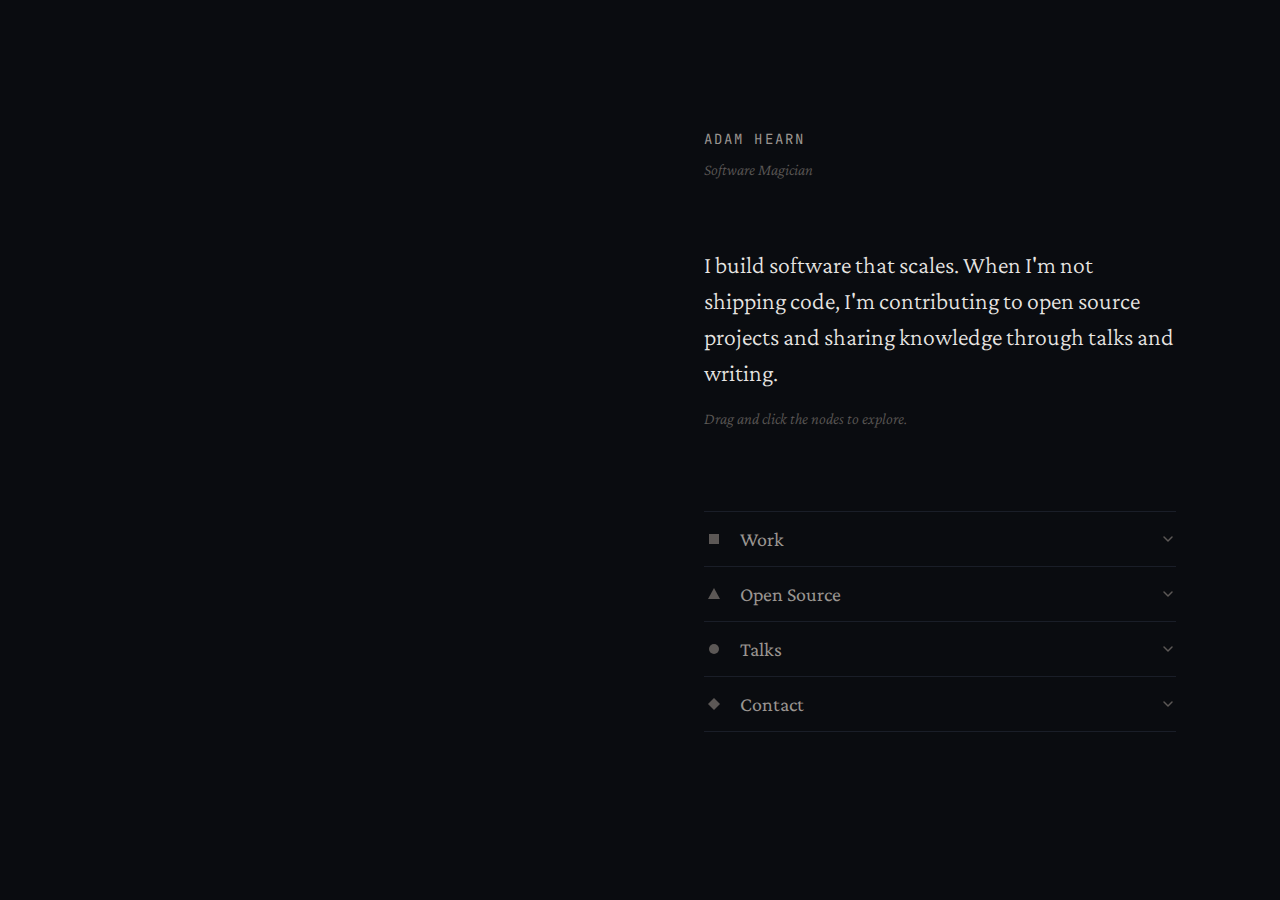
<file: index.html>
<!DOCTYPE html>
<html lang="en">
<head>
  <meta charset="UTF-8">
  <meta name="viewport" content="width=device-width, initial-scale=1.0">
  <title>Digital Garden</title>
  <link rel="preconnect" href="https://fonts.googleapis.com">
  <link rel="preconnect" href="https://fonts.gstatic.com" crossorigin>
  <link href="https://fonts.googleapis.com/css2?family=Crimson+Pro:ital,wght@0,300;0,400;0,600;1,300;1,400&family=JetBrains+Mono:wght@300;400;500&display=swap" rel="stylesheet">
  <link rel="stylesheet" href="styles.css">
</head>
<body>
  <div class="container">
    <!-- Interactive Graph -->
    <div id="graph-container"></div>
    
    <!-- Main Content -->
    <main class="content">
      <header class="header">
        <div class="header-inner">
          <h1 class="name">Adam Hearn</h1>
          <p class="tagline">Software Magician</p>
        </div>
      </header>

      <section class="intro">
        <p class="intro-text">
          I build software that scales. When I'm not shipping code, I'm contributing to 
          open source projects and sharing knowledge through talks and writing.
        </p>
        <p class="intro-text secondary">
          Drag and click the nodes to explore.
        </p>
      </section>

      <!-- Expandable Sections -->
      <nav class="sections" role="navigation" aria-label="Site sections">
        
        <!-- Work Section -->
        <div class="section-block" data-section="work">
          <button class="section-header" aria-expanded="false" aria-controls="work-content">
            <span class="section-shape">
              <svg width="12" height="12" viewBox="0 0 12 12" fill="currentColor">
                <rect x="1" y="1" width="10" height="10"/>
              </svg>
            </span>
            <span class="section-title">Work</span>
            <span class="section-icon">
              <svg width="16" height="16" viewBox="0 0 16 16" fill="none">
                <path d="M4 6L8 10L12 6" stroke="currentColor" stroke-width="1.5" stroke-linecap="round" stroke-linejoin="round"/>
              </svg>
            </span>
          </button>
          <div class="section-content" id="work-content">
            <div class="section-inner">
              <p class="section-subtitle">Building systems at scale</p>
              
              <div class="work-item" data-graph-id="work-amazon" data-graph-label="Amazon" data-graph-subtitle="SWE · Present">
                <span class="work-period">2022 — Present</span>
                <h3 class="work-company">Amazon</h3>
                <p class="work-role">Software Engineer</p>
                <p class="work-description">
                  Working on distributed systems and cloud infrastructure. 
                  Building tools that power millions of customer experiences daily.
                </p>
              </div>
              
              <div class="work-item" data-graph-id="work-previous" data-graph-label="Previous Co" data-graph-subtitle="SWE · 2020">
                <span class="work-period">Previous</span>
                <h3 class="work-company">Your Previous Role</h3>
                <p class="work-role">Software Engineer</p>
                <p class="work-description">
                  Add your previous experience here.
                </p>
              </div>
            </div>
          </div>
        </div>

        <!-- Open Source Section -->
        <div class="section-block" data-section="opensource">
          <button class="section-header" aria-expanded="false" aria-controls="opensource-content">
            <span class="section-shape">
              <svg width="12" height="12" viewBox="0 0 12 12" fill="currentColor">
                <polygon points="6,0 12,11 0,11"/>
              </svg>
            </span>
            <span class="section-title">Open Source</span>
            <span class="section-icon">
              <svg width="16" height="16" viewBox="0 0 16 16" fill="none">
                <path d="M4 6L8 10L12 6" stroke="currentColor" stroke-width="1.5" stroke-linecap="round" stroke-linejoin="round"/>
              </svg>
            </span>
          </button>
          <div class="section-content" id="opensource-content">
            <div class="section-inner">
              <p class="section-subtitle">Contributing to the commons</p>
              
              <div class="project-grid">
                <a href="#" class="project-card" data-graph-id="oss-project-name" data-graph-label="Project Name" data-graph-subtitle="Open source contribution">
                  <span class="project-icon">
                    <svg width="10" height="10" viewBox="0 0 12 12" fill="currentColor"><polygon points="6,0 12,11 0,11"/></svg>
                  </span>
                  <h3 class="project-name">Project Name</h3>
                  <p class="project-desc">Brief description of your open source contribution or maintained project.</p>
                  <span class="project-link">View on GitHub ↗</span>
                </a>
                
                <a href="#" class="project-card" data-graph-id="oss-another" data-graph-label="Another Project" data-graph-subtitle="Another open source project">
                  <span class="project-icon">
                    <svg width="10" height="10" viewBox="0 0 12 12" fill="currentColor"><polygon points="6,0 12,11 0,11"/></svg>
                  </span>
                  <h3 class="project-name">Another Project</h3>
                  <p class="project-desc">Another open source project you've contributed to or created.</p>
                  <span class="project-link">View on GitHub ↗</span>
                </a>
                
                <a href="#" class="project-card" data-graph-id="oss-contribution" data-graph-label="Contribution" data-graph-subtitle="Significant contribution">
                  <span class="project-icon">
                    <svg width="10" height="10" viewBox="0 0 12 12" fill="currentColor"><polygon points="6,0 12,11 0,11"/></svg>
                  </span>
                  <h3 class="project-name">Contribution</h3>
                  <p class="project-desc">A significant contribution to an existing open source project.</p>
                  <span class="project-link">View PR ↗</span>
                </a>
              </div>
            </div>
          </div>
        </div>

        <!-- Talks Section -->
        <div class="section-block" data-section="talks">
          <button class="section-header" aria-expanded="false" aria-controls="talks-content">
            <span class="section-shape">
              <svg width="12" height="12" viewBox="0 0 12 12" fill="currentColor">
                <circle cx="6" cy="6" r="5"/>
              </svg>
            </span>
            <span class="section-title">Talks</span>
            <span class="section-icon">
              <svg width="16" height="16" viewBox="0 0 16 16" fill="none">
                <path d="M4 6L8 10L12 6" stroke="currentColor" stroke-width="1.5" stroke-linecap="round" stroke-linejoin="round"/>
              </svg>
            </span>
          </button>
          <div class="section-content" id="talks-content">
            <div class="section-inner">
              <p class="section-subtitle">Sharing knowledge</p>
              
              <div class="talks-list">
                <article class="talk-item" data-graph-id="talk-algebraic-effects" data-graph-label="Redefining Stream Composition with Algebraic Effects" data-graph-subtitle="LambdaConf · Estes Park, CO">
                  <time class="talk-date">May 2025</time>
                  <div class="talk-info">
                    <h3 class="talk-title">Redefining Stream Composition with Algebraic Effects</h3>
                    <p class="talk-venue">LambdaConf · Estes Park, CO</p>
                    <p class="talk-abstract">
                        Algebraic effects offer a simpler, more modular way to think about streams by treating them as first-class effectful computations.
                    </p>
                    <div class="talk-links">
                      <!-- <a href="#" class="talk-link">Slides ↗</a> -->
                      <a href="https://www.youtube.com/watch?v=WcYKTyQwEA0" class="talk-link">Video ↗</a>
                    </div>
                  </div>
                </article>

                <article class="talk-item" data-graph-id="talk-kyo-effects" data-graph-label="Kyo: A New Approach to Functional Effects in Scala" data-graph-subtitle="Scala for Fun & Profit">
                    <time class="talk-date">May 2025</time>
                    <div class="talk-info">
                    <h3 class="talk-title">Kyo: A New Approach to Functional Effects in Scala</h3>
                    </h3>
                    <p class="talk-venue">Scala for Fun & Profit<p>
                    <p class="talk-abstract">
                        Flavio Brasil and I demo Kyo's novel capabilities in functional programming.
                    </p>
                    <div class="talk-links">
                        <a href="https://www.youtube.com/watch?v=uA2_TWP5WF4" class="talk-link">Video ↗</a>
                    </div>
                    </div>
                </article>

                <article class="talk-item" data-graph-id="talk-kyo-intro" data-graph-label="Building Robust Applications with Kyo: A Hands on Introduction" data-graph-subtitle="ScalaIO · Paris, France">
                    <time class="talk-date">November 2024</time>
                    <div class="talk-info">
                    <h3 class="talk-title">Building Robust Applications with Kyo: A Hands on Introduction</h3>
                    </h3>
                    <p class="talk-venue">ScalaIO · Paris, France<p>
                    <p class="talk-abstract">
                        A gentle introduction to Kyo, a novel functional effects system for Scala.
                    </p>
                    <div class="talk-links">
                        <a href="https://www.youtube.com/watch?v=QW8mAJr0Wso" class="talk-link">Video ↗</a>
                    </div>
                    </div>
                </article>

                <article class="talk-item" data-graph-id="talk-structured-concurrency" data-graph-label="Comparing Approaches to Structured Concurrency" data-graph-subtitle="LambdaConf · Estes Park, CO">
                  <time class="talk-date">May 2024</time>
                  <div class="talk-info">
                    <h3 class="talk-title">Comparing Approaches to Structured Concurrency</h3>
                    <p class="talk-venue">LambdaConf · Estes Park, CO</p>
                    <p class="talk-abstract">
                        James Ward and I compared various approaches to structured concurrency across languages, frameworks, and multi-dimensional realities.
                    </p>
                    <div class="talk-links">
                      <a href="https://www.youtube.com/watch?v=g6dyLhAublQ" class="talk-link">Video ↗</a>
                    </div>
                  </div>
                </article>
              </div>
            </div>
          </div>
        </div>

        <!-- Contact Section -->
        <div class="section-block" data-section="contact">
          <button class="section-header" aria-expanded="false" aria-controls="contact-content">
            <span class="section-shape">
              <svg width="12" height="12" viewBox="0 0 12 12" fill="currentColor">
                <polygon points="6,0 12,6 6,12 0,6"/>
              </svg>
            </span>
            <span class="section-title">Contact</span>
            <span class="section-icon">
              <svg width="16" height="16" viewBox="0 0 16 16" fill="none">
                <path d="M4 6L8 10L12 6" stroke="currentColor" stroke-width="1.5" stroke-linecap="round" stroke-linejoin="round"/>
              </svg>
            </span>
          </button>
          <div class="section-content" id="contact-content">
            <div class="section-inner">
              
              <div class="contact-links">
                <a href="https://github.com/hearnadam" class="contact-item" target="_blank" rel="noopener" data-graph-id="contact-github" data-graph-label="GitHub" data-graph-subtitle="@hearnadam">
                  <span class="contact-label">GitHub</span>
                  <span class="contact-value">@hearnadam ↗</span>
                </a>
                
                <a href="https://linkedin.com/in/adam-hearn" class="contact-item" target="_blank" rel="noopener" data-graph-id="contact-linkedin" data-graph-label="LinkedIn" data-graph-subtitle="/in/adam-hearn">
                  <span class="contact-label">LinkedIn</span>
                  <span class="contact-value">/in/adam-hearn ↗</span>
                </a>
                
                <a href="https://x.com/adamhearn" class="contact-item" target="_blank" rel="noopener" data-graph-id="contact-x" data-graph-label="X" data-graph-subtitle="@adamhearn">
                  <span class="contact-label">X</span>
                  <span class="contact-value">@adamhearn ↗</span>
                </a>
                
                <a href="mailto:adam@veak.co" class="contact-item" data-graph-id="contact-email" data-graph-label="Email" data-graph-subtitle="adam@veak.co">
                  <span class="contact-label">Email</span>
                  <span class="contact-value">adam@veak.co ↗</span>
                </a>
              </div>
            </div>
          </div>
        </div>

      </nav>
    </main>
  </div>

  <!-- D3.js for custom graph -->
  <script src="https://d3js.org/d3.v7.min.js"></script>
  <script src="script.js"></script>
</body>
</html>
</file>
<file: styles.css>
/* ============================================
   CSS Variables & Base
   ============================================ */
:root {
  /* Colors - Deep navy/charcoal with warm accents */
  --bg-primary: #0a0c10;
  --bg-secondary: #12151c;
  --bg-tertiary: #1a1e28;
  --text-primary: #e8e6e3;
  --text-secondary: #9a9590;
  --text-muted: #5c5856;
  --accent: #d4a574;
  --accent-dim: #a67c52;
  
  /* Category-specific colors (match graph) */
  --color-work: #d4a574;
  --color-opensource: #7eb8a8;
  --color-talks: #a8b4d4;
  --color-contact: #d4a5b4;
  
  /* Typography */
  --font-serif: 'Crimson Pro', Georgia, serif;
  --font-mono: 'JetBrains Mono', 'SF Mono', monospace;
  
  /* Spacing */
  --space-xs: 0.25rem;
  --space-sm: 0.5rem;
  --space-md: 1rem;
  --space-lg: 2rem;
  --space-xl: 4rem;
  --space-2xl: 8rem;
  
  /* Transitions */
  --transition-fast: 150ms ease;
  --transition-base: 300ms ease;
  --transition-slow: 500ms cubic-bezier(0.4, 0, 0.2, 1);
}

/* ============================================
   Reset & Base
   ============================================ */
*, *::before, *::after {
  box-sizing: border-box;
  margin: 0;
  padding: 0;
}

html {
  font-size: 16px;
  scroll-behavior: smooth;
}

body {
  font-family: var(--font-serif);
  font-weight: 300;
  font-size: 1.125rem;
  line-height: 1.7;
  color: var(--text-primary);
  background: var(--bg-primary);
  min-height: 100vh;
  overflow-x: hidden;
  -webkit-font-smoothing: antialiased;
  -moz-osx-font-smoothing: grayscale;
}

/* ============================================
   Layout
   ============================================ */
.container {
  display: grid;
  grid-template-columns: 1fr 1fr;
  min-height: 100vh;
  position: relative;
}

#graph-container {
  position: fixed;
  top: 0;
  left: 0;
  width: 50vw;
  height: 100vh;
  z-index: 1;
}

#graph-container canvas {
  display: block;
}

.content {
  grid-column: 2;
  padding: var(--space-xl) var(--space-xl) var(--space-2xl);
  max-width: 600px;
  display: flex;
  flex-direction: column;
  justify-content: flex-start;
  min-height: 100vh;
  position: relative;
  z-index: 2;
  padding-top: var(--space-2xl);
}

/* ============================================
   Header
   ============================================ */
.header {
  margin-bottom: var(--space-xl);
}

.name {
  font-family: var(--font-mono);
  font-size: 0.875rem;
  font-weight: 400;
  letter-spacing: 0.15em;
  text-transform: uppercase;
  color: var(--text-secondary);
  margin-bottom: var(--space-xs);
}

.tagline {
  font-family: var(--font-serif);
  font-size: 1rem;
  font-style: italic;
  color: var(--text-muted);
}

/* ============================================
   Introduction
   ============================================ */
.intro {
  margin-bottom: var(--space-xl);
}

.intro-text {
  font-size: 1.5rem;
  line-height: 1.5;
  color: var(--text-primary);
  margin-bottom: var(--space-md);
}

.intro-text.secondary {
  font-size: 1rem;
  color: var(--text-muted);
  font-style: italic;
}

/* ============================================
   Expandable Sections (Accordion)
   ============================================ */
.sections {
  display: flex;
  flex-direction: column;
  gap: 0;
}

.section-block {
  border-bottom: 1px solid var(--bg-tertiary);
  transition: border-color var(--transition-base);
}

.section-block:first-child {
  border-top: 1px solid var(--bg-tertiary);
}

.section-block.active {
  border-color: var(--accent-dim);
}

.section-block.active + .section-block {
  border-top-color: var(--accent-dim);
}

/* Section Header (Clickable) */
.section-header {
  width: 100%;
  display: flex;
  align-items: center;
  gap: var(--space-md);
  padding: var(--space-md) 0;
  background: none;
  border: none;
  cursor: pointer;
  text-align: left;
  transition: all var(--transition-fast);
}

.section-header:hover .section-title,
.section-header:focus .section-title {
  color: var(--accent);
}

.section-header:focus {
  outline: none;
}

.section-header:focus-visible {
  outline: 2px solid var(--accent);
  outline-offset: 4px;
}

.section-shape {
  display: flex;
  align-items: center;
  justify-content: center;
  width: 20px;
  height: 20px;
  color: var(--text-muted);
  transition: color var(--transition-fast);
}

.section-shape svg {
  display: block;
}

.section-block.active .section-shape,
.section-header:hover .section-shape {
  color: var(--section-color, var(--accent));
}

.section-title {
  font-family: var(--font-serif);
  font-size: 1.25rem;
  font-weight: 400;
  color: var(--text-secondary);
  flex: 1;
  transition: color var(--transition-fast);
}

.section-block.active .section-title {
  color: var(--section-color, var(--accent));
}

.section-icon {
  display: flex;
  align-items: center;
  justify-content: center;
  color: var(--text-muted);
  transition: transform var(--transition-base), color var(--transition-fast);
}

.section-block.active .section-icon {
  transform: rotate(180deg);
  color: var(--section-color, var(--accent));
}

/* Category-specific colors */
.section-block[data-section="work"] { --section-color: var(--color-work); }
.section-block[data-section="opensource"] { --section-color: var(--color-opensource); }
.section-block[data-section="talks"] { --section-color: var(--color-talks); }
.section-block[data-section="contact"] { --section-color: var(--color-contact); }

.section-block.active {
  border-color: color-mix(in srgb, var(--section-color) 40%, transparent);
}

.section-header:hover .section-title,
.section-header:focus .section-title {
  color: var(--section-color, var(--accent));
}

/* Section Content (Expandable) */
.section-content {
  display: grid;
  grid-template-rows: 0fr;
  transition: grid-template-rows var(--transition-slow);
  overflow: hidden;
}

.section-block.active .section-content {
  grid-template-rows: 1fr;
}

.section-inner {
  min-height: 0;
  padding: 0 0 0 calc(20px + var(--space-md));
  opacity: 0;
  transform: translateY(-10px);
  transition: opacity var(--transition-base), transform var(--transition-base);
}

.section-block.active .section-inner {
  padding-bottom: var(--space-lg);
  opacity: 1;
  transform: translateY(0);
  transition-delay: 100ms;
}

.section-subtitle {
  font-family: var(--font-serif);
  font-size: 1rem;
  font-style: italic;
  color: var(--text-muted);
  margin-bottom: var(--space-lg);
}

/* ============================================
   Work Items
   ============================================ */
.work-item {
  margin-bottom: var(--space-lg);
  padding-bottom: var(--space-lg);
  border-bottom: 1px solid var(--bg-tertiary);
}

.work-item:last-child {
  border-bottom: none;
  margin-bottom: 0;
  padding-bottom: 0;
}

.work-period {
  font-family: var(--font-mono);
  font-size: 0.75rem;
  color: var(--text-muted);
  letter-spacing: 0.05em;
}

.work-company {
  font-family: var(--font-serif);
  font-size: 1.25rem;
  font-weight: 400;
  color: var(--text-primary);
  margin: var(--space-xs) 0;
}

.work-role {
  font-size: 0.9375rem;
  color: var(--color-work);
  margin-bottom: var(--space-sm);
}

.work-description {
  font-size: 0.9375rem;
  color: var(--text-secondary);
  line-height: 1.7;
}

/* ============================================
   Project Grid
   ============================================ */
.project-grid {
  display: grid;
  gap: var(--space-md);
}

.project-card {
  display: block;
  padding: var(--space-md);
  background: var(--bg-tertiary);
  border: 1px solid transparent;
  text-decoration: none;
  transition: all var(--transition-base);
}

.project-card:hover {
  border-color: var(--color-opensource);
  transform: translateX(4px);
}

.project-icon {
  color: var(--color-opensource);
  display: block;
  margin-bottom: var(--space-sm);
  line-height: 1;
}

.project-icon svg {
  display: block;
}

.project-name {
  font-family: var(--font-serif);
  font-size: 1.125rem;
  font-weight: 400;
  color: var(--text-primary);
  margin-bottom: var(--space-xs);
}

.project-desc {
  font-size: 0.875rem;
  color: var(--text-secondary);
  margin-bottom: var(--space-sm);
  line-height: 1.6;
}

.project-link {
  font-family: var(--font-mono);
  font-size: 0.6875rem;
  color: var(--color-opensource);
  letter-spacing: 0.05em;
}

/* ============================================
   Talks List
   ============================================ */
.talks-list {
  display: flex;
  flex-direction: column;
  gap: var(--space-lg);
}

.talk-item {
  display: grid;
  grid-template-columns: 50px 1fr;
  gap: var(--space-md);
}

.talk-date {
  font-family: var(--font-mono);
  font-size: 0.75rem;
  color: var(--text-muted);
  padding-top: 4px;
}

.talk-title {
  font-family: var(--font-serif);
  font-size: 1.125rem;
  font-weight: 400;
  color: var(--text-primary);
  margin-bottom: var(--space-xs);
}

.talk-venue {
  font-size: 0.875rem;
  color: var(--color-talks);
  margin-bottom: var(--space-sm);
}

.talk-abstract {
  font-size: 0.9375rem;
  color: var(--text-secondary);
  line-height: 1.6;
  margin-bottom: var(--space-sm);
}

.talk-links {
  display: flex;
  gap: var(--space-md);
}

.talk-link {
  font-family: var(--font-mono);
  font-size: 0.6875rem;
  color: var(--text-muted);
  text-decoration: none;
  transition: color var(--transition-fast);
}

.talk-link:hover {
  color: var(--color-talks);
}

/* ============================================
   Contact Links
   ============================================ */
.contact-links {
  display: flex;
  flex-direction: column;
  gap: 0;
}

.contact-item {
  display: flex;
  justify-content: space-between;
  align-items: center;
  padding: var(--space-sm) 0;
  border-bottom: 1px solid var(--bg-tertiary);
  text-decoration: none;
  transition: border-color var(--transition-base);
}

.contact-item:first-child {
  border-top: 1px solid var(--bg-tertiary);
}

.contact-item:hover {
  border-color: color-mix(in srgb, var(--color-contact) 50%, transparent);
}

.contact-label {
  font-family: var(--font-mono);
  font-size: 0.6875rem;
  color: var(--text-muted);
  letter-spacing: 0.1em;
  text-transform: uppercase;
}

.contact-value {
  font-family: var(--font-serif);
  font-size: 0.9375rem;
  color: var(--text-secondary);
  transition: color var(--transition-fast);
}

.contact-item:hover .contact-value {
  color: var(--color-contact);
}

/* ============================================
   Responsive
   ============================================ */
@media (max-width: 1024px) {
  .container {
    grid-template-columns: 1fr;
  }
  
  #graph-container {
    width: 100vw;
    height: 40vh;
    position: relative;
  }
  
  .content {
    grid-column: 1;
    padding: var(--space-xl) var(--space-lg);
    min-height: auto;
    padding-top: var(--space-lg);
  }
}

@media (max-width: 640px) {
  .content {
    padding: var(--space-lg) var(--space-md);
  }
  
  .intro-text {
    font-size: 1.25rem;
  }
  
  .section-inner {
    padding-left: calc(20px + var(--space-sm));
  }
  
  .talk-item {
    grid-template-columns: 40px 1fr;
  }
}

/* ============================================
   Utility Classes
   ============================================ */
.visually-hidden {
  position: absolute;
  width: 1px;
  height: 1px;
  padding: 0;
  margin: -1px;
  overflow: hidden;
  clip: rect(0, 0, 0, 0);
  white-space: nowrap;
  border: 0;
}

.is-graph-highlight {
  position: relative;
  border-color: color-mix(in srgb, var(--section-color, var(--accent)) 60%, transparent);
  background: color-mix(in srgb, var(--section-color, var(--accent)) 10%, transparent);
  transition: background var(--transition-fast), border-color var(--transition-fast);
}

/* ============================================
   Graph Styles
   ============================================ */

#graph-container {
  position: fixed;
  top: 0;
  left: 0;
  width: 50vw;
  height: 100vh;
  z-index: 1;
  overflow: hidden;
}

#graph-container svg {
  display: block;
  width: 100%;
  height: 100%;
  cursor: grab;
}

#graph-container svg:active {
  cursor: grabbing;
}

.graph-tooltip {
  backdrop-filter: blur(8px);
  -webkit-backdrop-filter: blur(8px);
}

/* Enhanced link styling - straight lines with fluid physics */
.link {
  /* No transition on position - updated by simulation for fluid movement */
  transition: stroke-opacity 300ms ease, stroke-width 150ms ease;
  stroke-linecap: round;
  pointer-events: none; /* Links should not interfere with node interaction */
}

.link-spine {
  filter: drop-shadow(0 0 2px rgba(92, 88, 86, 0.3));
}

.link-branch {
  stroke-dasharray: 3, 4;
  opacity: 0.8;
}

.link-reference {
  stroke-dasharray: 1, 3;
  opacity: 1;
  filter: drop-shadow(0 0 4px rgba(212, 165, 116, 0.5));
  animation: reference-pulse 3s ease-in-out infinite;
}

@keyframes reference-pulse {
  0%, 100% {
    filter: drop-shadow(0 0 4px rgba(212, 165, 116, 0.5));
  }
  50% {
    filter: drop-shadow(0 0 6px rgba(212, 165, 116, 0.7));
  }
}

/* Node styling enhancements */
.node {
  cursor: grab;
  /* No transition on opacity for fluid movement */
}

.node:active {
  cursor: grabbing;
}

.node-category {
  cursor: pointer;
}

.node-item {
  cursor: pointer;
}

.node-center {
  cursor: pointer;
}

.node-center circle {
  transition: filter 150ms ease, transform 150ms ease, r 150ms ease;
}

.node-center:hover circle {
  filter: drop-shadow(0 0 12px rgba(212, 165, 116, 0.8));
  animation: pulse 1.5s ease-in-out infinite;
}

@keyframes pulse {
  0%, 100% {
    opacity: 1;
  }
  50% {
    opacity: 0.7;
  }
}

/* Smooth transitions for node interactions (not position - that's handled by simulation) */
.node circle,
.node rect,
.node polygon {
  transition: filter 150ms ease, transform 150ms ease;
}

.node:hover circle,
.node:hover rect,
.node:hover polygon {
  filter: drop-shadow(0 0 8px rgba(212, 165, 116, 0.6));
}

/* Visual feedback during drag */
.node:active circle,
.node:active rect,
.node:active polygon {
  filter: drop-shadow(0 0 12px rgba(212, 165, 116, 0.8));
}

/* Fade transition for showing/hiding nodes */
.node-item {
  transition: opacity 300ms ease;
}
</file>
